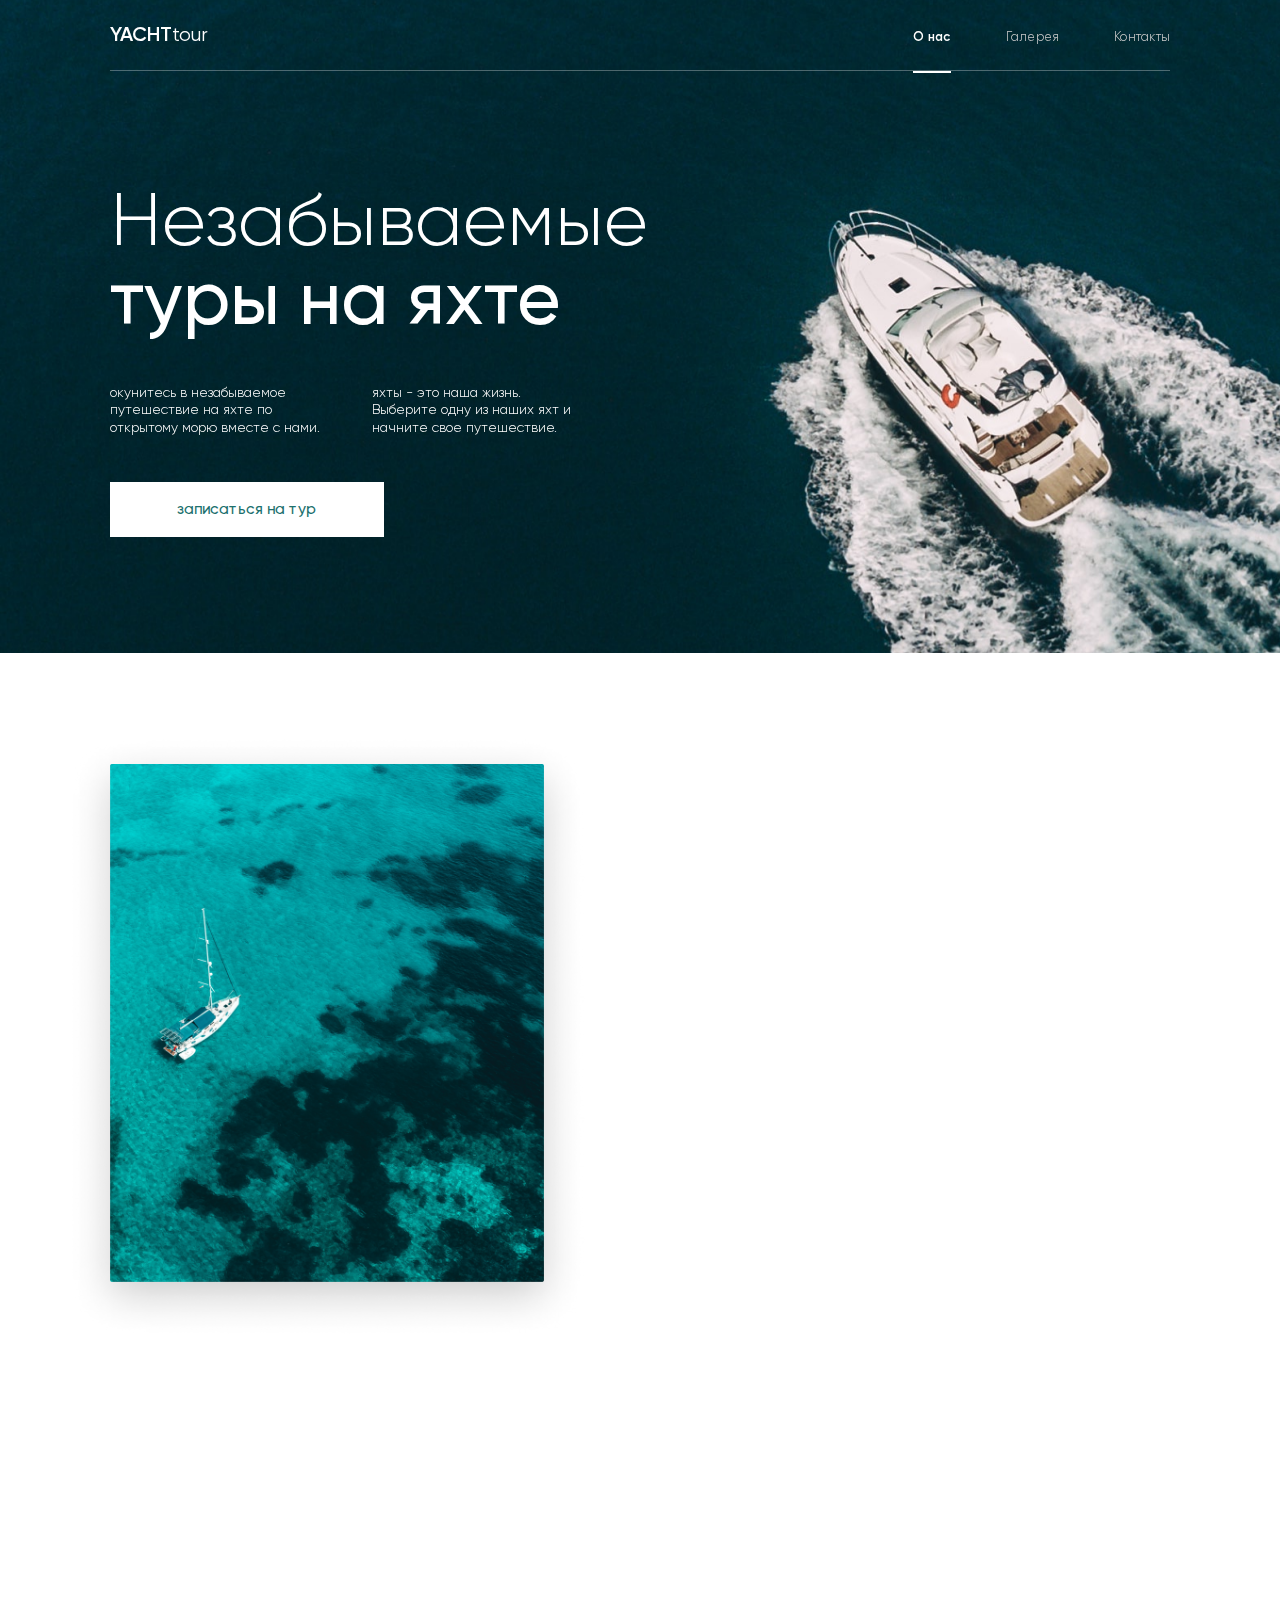
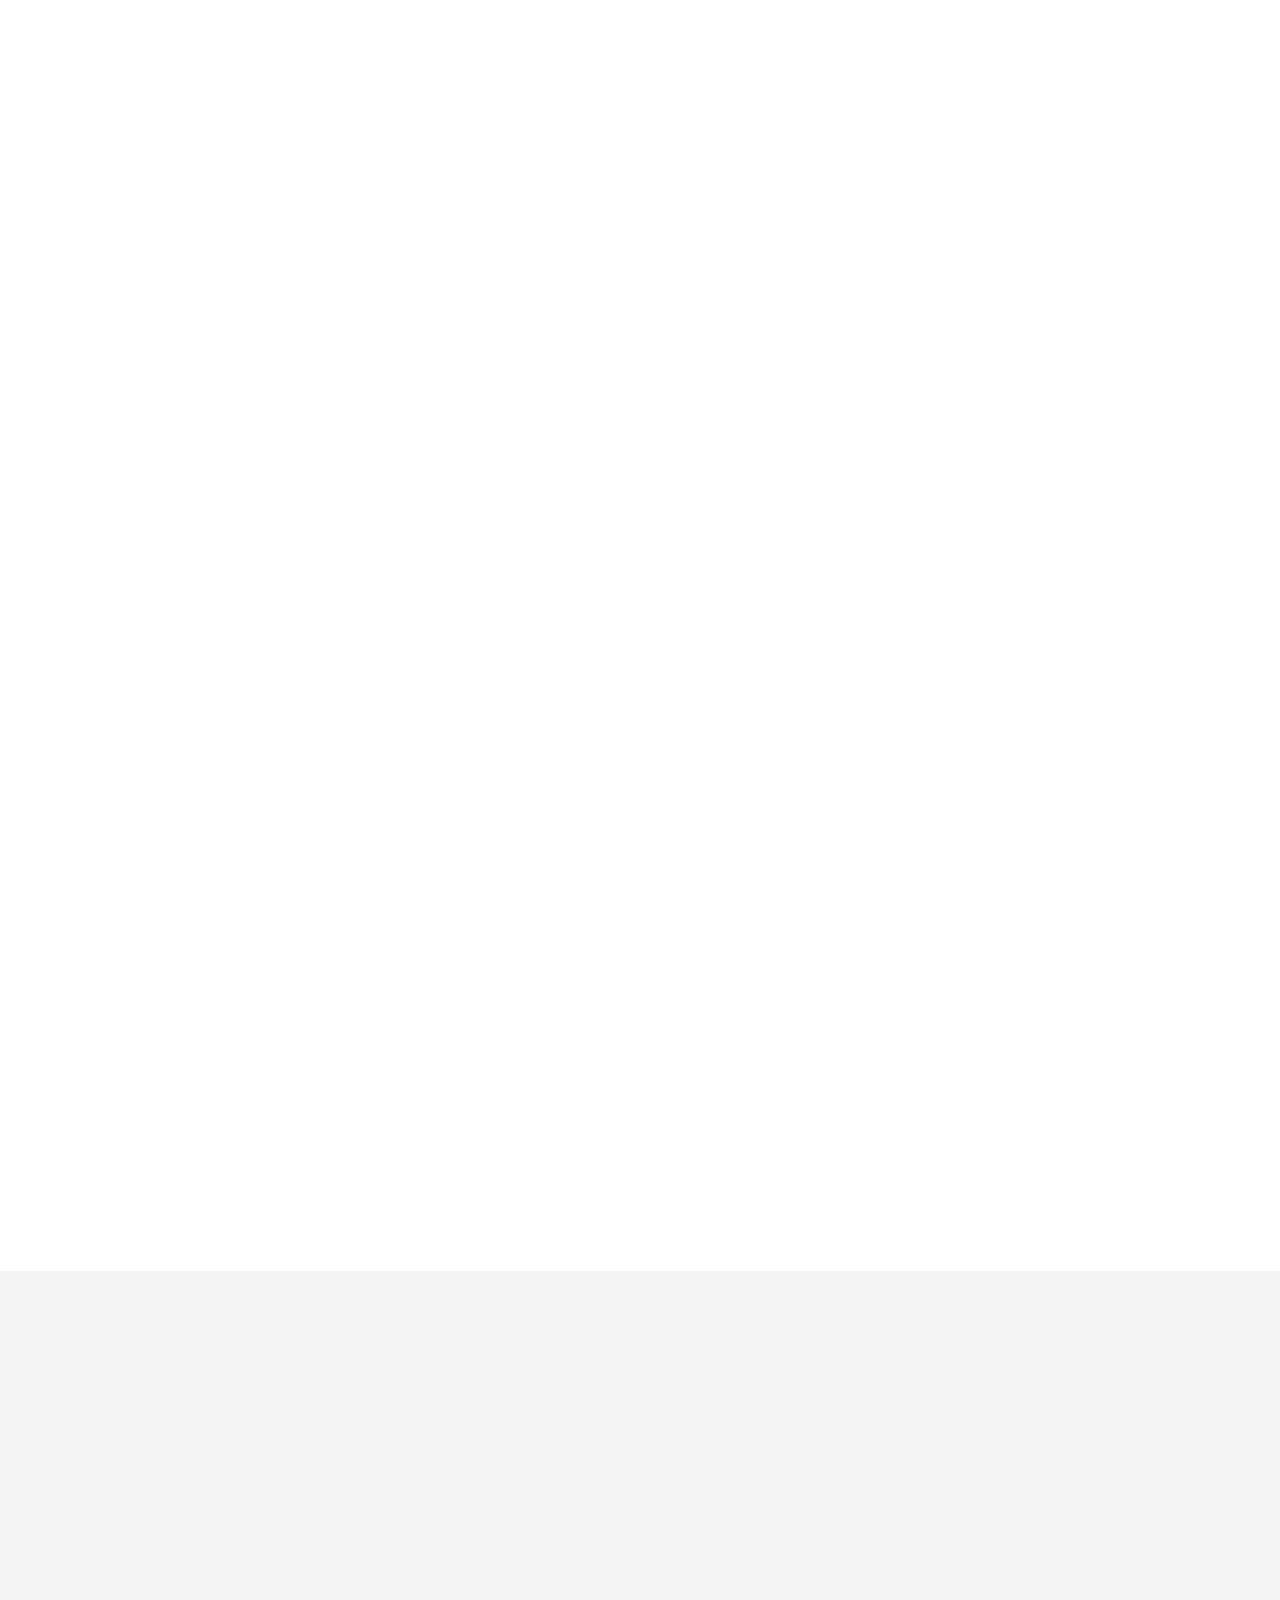
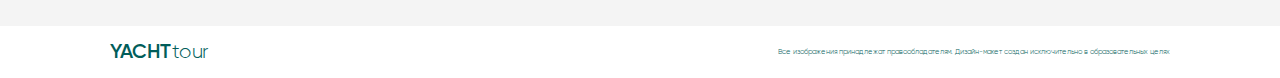
<file: index.html>
<!DOCTYPE html>
<html lang="ru">
  <head>
    <meta charset="UTF-8">
    <meta http-equiv="X-UA-Compatible" content="IE=edge">
    <meta name="viewport" content="width=device-width, initial-scale=1.0">
    <title>YACHTtour</title>
    <link rel="stylesheet" href="https://unpkg.com/aos@2.3.1/dist/aos.css">
    <link rel="stylesheet" href="css/main.min.css">
  </head>
  <body>
    <header class="header"> 
      <div class="container header__container"> <a class="header__logo" href="#" data-aos="fade-up" data-aos-duration="700" data-aos-easing="ease" data-aos-delay="100">YACHT<span>tour</span></a>
        <nav class="header__nav nav"> 
          <ul class="nav__list"> 
            <li class="nav__item" data-aos="fade-up" data-aos-duration="700" data-aos-easing="ease" data-aos-delay="400"><a class="nav__link is_active" href="#static">О нас</a></li>
            <li class="nav__item" data-aos="fade-up" data-aos-duration="700" data-aos-easing="ease" data-aos-delay="500"><a class="nav__link" href="#gallery">Галерея</a></li>
            <li class="nav__item" data-aos="fade-up" data-aos-duration="700" data-aos-easing="ease" data-aos-delay="600"><a class="nav__link" href="#contacts">Контакты</a></li>
          </ul>
        </nav>
      </div>
    </header>
    <main>
      <section class="hero">
        <div class="container hero__container"> 
          <h1 class="hero__heading" data-aos="fade-up" data-aos-duration="700" data-aos-easing="ease" data-aos-delay="500">Незабываемые<span>туры на яхте</span></h1>
          <p class="hero__desc desc" data-aos="fade-up" data-aos-duration="700" data-aos-easing="ease" data-aos-delay="600">окунитесь в незабываемое путешествие на яхте по открытому морю вместе с нами.</p>
          <p class="hero__desc desc" data-aos="fade-up" data-aos-duration="700" data-aos-easing="ease" data-aos-delay="700">яхты - это наша жизнь. Выберите одну из наших яхт и начните свое путешествие.</p><a class="hero__btn btn" href="#" data-aos="fade-up" data-aos-duration="700" data-aos-easing="ease" data-aos-delay="800">записаться на тур</a>
        </div>
      </section>
      <section class="static" id="static">
        <div class="container static__container"> <img class="static__left" src="img/static/img1.png" alt="Изображение" data-aos="fade-up" data-aos-duration="700" data-aos-easing="ease" data-aos-delay="100">
          <div class="static__right"> 
            <ul class="static__values"> 
              <li class="static__value">
                <div class="static__num" data-aos="fade-up" data-aos-duration="700" data-aos-easing="ease" data-aos-delay="200">325</div>
                <div class="static__desc" data-aos="fade-up" data-aos-duration="700" data-aos-easing="ease" data-aos-delay="250">Незабываемых туров</div>
              </li>
              <li class="static__value">
                <div class="static__num" data-aos="fade-up" data-aos-duration="700" data-aos-easing="ease" data-aos-delay="300">18</div>
                <div class="static__desc" data-aos="fade-up" data-aos-duration="700" data-aos-easing="ease" data-aos-delay="350">Направлений</div>
              </li>
              <li class="static__value">
                <div class="static__num" data-aos="fade-up" data-aos-duration="700" data-aos-easing="ease" data-aos-delay="400">7</div>
                <div class="static__desc" data-aos="fade-up" data-aos-duration="700" data-aos-easing="ease" data-aos-delay="450">Континентов</div>
              </li>
              <li class="static__value">
                <div class="static__num" data-aos="fade-up" data-aos-duration="700" data-aos-easing="ease" data-aos-delay="500">29</div>
                <div class="static__desc" data-aos="fade-up" data-aos-duration="700" data-aos-easing="ease" data-aos-delay="550">Шикарных яхт</div>
              </li>
            </ul><img class="static__img" src="img/static/img2.png" alt="Изображение" data-aos="fade-up" data-aos-duration="700" data-aos-easing="ease" data-aos-delay="600">
          </div>
        </div>
      </section>
      <section class="travel"> 
        <div class="container travel__container">
          <h2 class="travel__heading heading" data-aos="fade-up" data-aos-duration="700" data-aos-easing="ease" data-aos-delay="100">Путешествуйте <span> вместе с нами</span></h2>
          <div class="travel__content">
            <ul class="travel__list"> 
              <li class="travel__item" data-aos="fade-left" data-aos-duration="700" data-aos-easing="ease" data-aos-delay="200"><span class="travel__num">01</span>
                <h3 class="travel__low-heading">Просторные и современные яхты</h3>
                <p class="travel__low-desc desc">Lorem ipsum dolor sit amet, consectetur adipiscing elit. Nulla eu hendrerit odio. Donec tellus ante, faucibus vitae posuere ut, porta non lorem. Nulla volutpat placerat sapien vitae eleifend. Duis sed pharetra mi, eu interdum diam.</p>
              </li>
              <li class="travel__item" data-aos="fade-left" data-aos-duration="700" data-aos-easing="ease" data-aos-delay="300"><span class="travel__num">02</span>
                <h3 class="travel__low-heading">Профессиональные капитаны</h3>
                <p class="travel__low-desc desc">Lorem ipsum dolor sit amet, consectetur adipiscing elit. Nulla eu hendrerit odio. Donec tellus ante, faucibus vitae posuere ut, porta non lorem. Nulla volutpat placerat sapien vitae eleifend. Duis sed pharetra mi, eu interdum diam.</p>
              </li>
              <li class="travel__item" data-aos="fade-left" data-aos-duration="700" data-aos-easing="ease" data-aos-delay="400"><span class="travel__num">03</span>
                <h3 class="travel__low-heading">Персональная поддержка 24/7</h3>
                <p class="travel__low-desc desc">Lorem ipsum dolor sit amet, consectetur adipiscing elit. Nulla eu hendrerit odio. Donec tellus ante, faucibus vitae posuere ut, porta non lorem. Nulla volutpat placerat sapien vitae eleifend. Duis sed pharetra mi, eu interdum diam.</p>
              </li>
            </ul><img class="travel__img" src="img/travel/img.png" alt="Изображение" data-aos="fade-left" data-aos-duration="700" data-aos-easing="ease" data-aos-delay="700">
          </div>
        </div>
      </section>
      <section class="gallery" id="gallery">
        <div class="container gallery__container"> 
          <h2 class="gallery__heading heading" data-aos="fade-up" data-aos-duration="700" data-aos-easing="ease" data-aos-delay="100">Галерея</h2>
          <ul class="gallery__list"> 
            <li class="gallery__item" data-aos="fade-right" data-aos-duration="700" data-aos-easing="ease" data-aos-delay="100"><img class="gallery__img" src="img/gallery/img1.png" alt="Изображение"></li>
            <li class="gallery__item" data-aos="fade-down" data-aos-duration="700" data-aos-easing="ease" data-aos-delay="200"><img class="gallery__img" src="img/gallery/img2.png" alt="Изображение"></li>
            <li class="gallery__item" data-aos="fade-right" data-aos-duration="700" data-aos-easing="ease" data-aos-delay="300"><img class="gallery__img" src="img/gallery/img3.png" alt="Изображение"></li>
            <li class="gallery__item" data-aos="fade-up" data-aos-duration="700" data-aos-easing="ease" data-aos-delay="400"><img class="gallery__img" src="img/gallery/img4.png" alt="Изображение"></li>
            <li class="gallery__item" data-aos="fade-left" data-aos-duration="700" data-aos-easing="ease" data-aos-delay="600"><img class="gallery__img" src="img/gallery/img5.png" alt="Изображение"></li>
          </ul>
        </div>
      </section>
      <section class="contacts" id="contacts">
        <div class="container contacts__container">
          <div class="contacts__left">
            <h2 class="contacts__heading heading" data-aos="fade-up" data-aos-duration="700" data-aos-easing="ease" data-aos-delay="100">Контакты</h2>
            <ul class="contacts__list"> 
              <li class="contacts__item"> 
                <h3 class="contacts__low-heading" data-aos="fade-up" data-aos-duration="700" data-aos-easing="ease" data-aos-delay="200">Email:</h3><a class="contacts__link" href="mailto:example@example.ru" data-aos="fade-up" data-aos-duration="700" data-aos-easing="ease" data-aos-delay="300">example@website.ru </a>
              </li>
              <li class="contacts__item"> 
                <h3 class="contacts__low-heading" data-aos="fade-up" data-aos-duration="700" data-aos-easing="ease" data-aos-delay="400">Телефон:</h3><a class="contacts__link" href="tel:+79999999999" data-aos="fade-up" data-aos-duration="700" data-aos-easing="ease" data-aos-delay="500">+7 (999) 999 99-99 </a>
              </li>
            </ul>
          </div>
          <form class="contacts__rigth" action="#" autocomplete="off">
            <h2 class="contacts__form-heading heading" data-aos="fade-up" data-aos-duration="700" data-aos-easing="ease" data-aos-delay="300">Остались вопросы?</h2>
            <input class="contacts__input" type="text" name="name" placeholder="Как вас зовут?" data-aos="fade-up" data-aos-duration="700" data-aos-easing="ease" data-aos-delay="400">
            <input class="contacts__input" type="tel" name="tel" placeholder="Номер телефона" data-aos="fade-up" data-aos-duration="700" data-aos-easing="ease" data-aos-delay="500"><span class="contacts__accept" data-aos="fade-up" data-aos-duration="700" data-aos-easing="ease" data-aos-delay="600">Нажимая на кнопку вы соглашаетесь с <a href="#">  политикой конфиденциальности</a></span>
            <button class="contacts__btn btn btn_green" data-aos="fade-left" data-aos-duration="700" data-aos-easing="ease" data-aos-delay="600">оставить заявку</button>
          </form>
        </div>
      </section>
      <footer class="footer"> 
        <div class="container footer__container"><a class="footer__logo" href="#">YACHT<span>tour</span></a>
          <p class="footer__text">Все изображения принадлежат правообладателям. Дизайн-макет создан исключительно в образовательных целях</p>
        </div>
      </footer>
    </main>
    <script src="https://unpkg.com/aos@2.3.1/dist/aos.js"> </script>
    <script src="js/main.js"></script>
  </body>
</html>
</file>
<file: css/main.min.css>
@font-face{font-family:Gilroy;src:url(../fonts/Gilroy-ExtraBold.woff) format("woff");font-weight:800;font-style:normal;font-display:swap}@font-face{font-family:Gilroy;src:url(../fonts/Gilroy-Heavy.woff) format("woff");font-weight:900;font-style:normal;font-display:swap}@font-face{font-family:Gilroy;src:url(../fonts/Gilroy-LightItalic.woff) format("woff");font-weight:300;font-style:italic;font-display:swap}@font-face{font-family:Gilroy;src:url(../fonts/Gilroy-ThinItalic.woff) format("woff");font-weight:100;font-style:italic;font-display:swap}@font-face{font-family:Gilroy;src:url(../fonts/Gilroy-BlackItalic.woff) format("woff");font-weight:900;font-style:italic;font-display:swap}@font-face{font-family:Gilroy;src:url(../fonts/Gilroy-BoldItalic.woff) format("woff");font-weight:700;font-style:italic;font-display:swap}@font-face{font-family:Gilroy;src:url(../fonts/Gilroy-SemiBold.woff) format("woff");font-weight:600;font-style:normal;font-display:swap}@font-face{font-family:Gilroy;src:url(../fonts/Gilroy-UltraLightItalic.woff) format("woff");font-weight:200;font-style:italic;font-display:swap}@font-face{font-family:Gilroy;src:url(../fonts/Gilroy-SemiBoldItalic.woff) format("woff");font-weight:600;font-style:italic;font-display:swap}@font-face{font-family:Gilroy;src:url(../fonts/Gilroy-Light.woff) format("woff");font-weight:300;font-style:normal;font-display:swap}@font-face{font-family:Gilroy;src:url(../fonts/Gilroy-MediumItalic.woff) format("woff");font-weight:500;font-style:italic;font-display:swap}@font-face{font-family:Gilroy;src:url(../fonts/Gilroy-ExtraBoldItalic.woff) format("woff");font-weight:800;font-style:italic;font-display:swap}@font-face{font-family:Gilroy;src:url(../fonts/Gilroy-Regular.woff) format("woff");font-weight:400;font-style:normal;font-display:swap}@font-face{font-family:Gilroy;src:url(../fonts/Gilroy-HeavyItalic.woff) format("woff");font-weight:900;font-style:italic;font-display:swap}@font-face{font-family:Gilroy;src:url(../fonts/Gilroy-Medium.woff) format("woff");font-weight:500;font-style:normal;font-display:swap}@font-face{font-family:Gilroy;src:url(../fonts/Gilroy-RegularItalic.woff) format("woff");font-weight:400;font-style:italic;font-display:swap}@font-face{font-family:Gilroy;src:url(../fonts/Gilroy-UltraLight.woff) format("woff");font-weight:200;font-style:normal;font-display:swap}@font-face{font-family:Gilroy;src:url(../fonts/Gilroy-Bold.woff) format("woff");font-weight:700;font-style:normal;font-display:swap}@font-face{font-family:Gilroy;src:url(../fonts/Gilroy-Thin.woff) format("woff");font-weight:100;font-style:normal;font-display:swap}@font-face{font-family:Gilroy;src:url(../fonts/Gilroy-Black.woff) format("woff");font-weight:900;font-style:normal;font-display:swap}:root{--color-white:#FFFFFF;--color-black:#000000;--color-heading:#171717;--color-header-link:#CCCCCC;--color-header-border:rgba(255, 255, 255, 0.3);--color-header-btn:#20706D;--color-static-names:#717171;--color-static-shadow:rgba(0, 0, 0, 0.2);--color-travel-heading:#171717;--color-travel-desc:#404040;--color-travel-num:#D4D2D2;--color-contacts-bg:#F4F4F4;--color-contacts-low-heading:#171717;--color-contacts-desc:#404040;--color-contacts-border:#8A8A8A;--color-contacts-btn-bg:#015D5A;--color-footer-text:#015D5A;--color-footer-border:rgba(0, 0, 0, 0.3)}html{scroll-behavior:smooth}body{position:relative}*,::after,::before{box-sizing:border-box;margin:0;padding:0;text-decoration:none;list-style:none;outline:0;font-family:Gilroy,sans-serif}img{max-width:100%}button{border:none;background:0 0;cursor:pointer}.is_outer{position:relative!important;left:-9999px!important}.is_hidden{display:none!important}.for_mobile{display:none}@media (max-width:1024px){.for_mobile{display:block}}.error_{border:2px solid #ff4019!important}.visualy_hidden{position:absolute!important;width:1px!important;height:1px!important;clip:rect(1px 1px 1px 1px);clip:rect(1px,1px,1px,1px);padding:0!important;border:0!important;overflow:hidden}.heading{font-weight:600;font-size:3.7142857143vw;line-height:4.4285714286vw;letter-spacing:-.02em;color:var(--color-heading)}.heading span{font-weight:300}.desc{font-weight:300;font-size:1.0714285714vw;line-height:1.3571428571vw;color:var(--color-travel-desc)}.btn{display:flex;align-items:center;justify-content:center;width:21.4285714286vw;height:4.2857142857vw;font-weight:500;font-size:1.2142857143vw;line-height:1.5vw;color:var(--color-header-btn);background:var(--color-white)}.btn_green{color:var(--color-white);background:var(--color-contacts-btn-bg)}.container{max-width:85vw;padding:0 1.0714285714vw;margin:0 auto}.header{position:absolute;top:0;left:0;right:0;height:5.5714285714vw}.header__container{display:flex;justify-content:space-between;align-items:center;max-width:82.8571428571vw;height:100%;padding:1.7857142857vw 0;border-bottom:.0714285714vw solid var(--color-header-border)}.header__logo{font-weight:600;font-size:1.5714285714vw;line-height:1.8571428571vw;color:var(--color-white)}.header__logo span{font-weight:400}.nav__list{display:flex;align-items:center}.nav__item:not(:last-child){margin-right:4.2857142857vw}.nav__link{position:relative;font-weight:300;font-size:1vw;line-height:1.1428571429vw;letter-spacing:.02em;color:var(--color-header-link);transition:color .25s}.nav__link::after{content:"";position:absolute;left:0;right:0;bottom:-2.2857142857vw;height:.1428571429vw;background:var(--color-white);opacity:0;transform:translateY(100%);transition:opacity .25s,transform .25s}.nav__link.is_active{font-weight:600;color:var(--color-white)}.nav__link.is_active::after{opacity:1;transform:none}.hero{height:51vw;padding:14.1428571429vw 0 0;background:url(../img/hero/bg.png) center/cover no-repeat}.hero__heading{display:flex;flex-direction:column;max-width:41.7142857143vw;margin:0 0 3.5714285714vw;font-weight:300;font-size:5.8571428571vw;line-height:6.1428571429vw;color:var(--color-white)}.hero__heading span{font-weight:500}.hero__desc{display:inline-block;max-width:16.5714285714vw;color:var(--color-white);margin-bottom:3.5714285714vw}.hero__desc:first-of-type{margin-right:3.5714285714vw}.static{padding-top:8.5714285714vw;overflow:hidden}.static__container{display:flex}.static__left{width:41.2142857143vw;margin:-2.5vw 0 0 -3.6428571429vw}.static__values{display:flex;align-items:center;padding:3.5714285714vw 0}.static__value{display:flex;flex-direction:column}.static__value:not(:last-child){margin-right:3.5714285714vw}.static__num{font-weight:500;font-size:2.4285714286vw;line-height:2.8571428571vw;color:var(--color-black);margin-bottom:1.0714285714vw}.static__desc{font-weight:300;font-size:1.0714285714vw;line-height:1.2142857143vw;color:var(--color-static-names)}.static__img{position:absolute;width:56.9285714286vw;margin-left:-3.7142857143vw;margin-top:-2.5714285714vw}.travel{padding:4.2857142857vw}.travel__heading{margin-bottom:5vw}.travel__content{display:flex}.travel__list{display:flex;flex-direction:column;max-width:39.7857142857vw;margin-right:2.8571428571vw}.travel__item{position:relative;display:flex;flex-direction:column;padding-left:1.5714285714vw}.travel__item:not(:last-child){margin-bottom:2.1428571429vw}.travel__num{position:absolute;top:.2857142857vw;left:0;font-weight:600;font-size:1vw;line-height:1.2142857143vw;color:var(--color-travel-num)}.travel__low-heading{font-weight:600;font-size:1.5vw;line-height:1.7857142857vw;color:var(--color-travel-heading);margin-bottom:1.0714285714vw}.travel__img{width:40vw}.gallery{padding:4.2857142857vw 0}.gallery__heading{margin-bottom:1.7857142857vw}.gallery__list{display:grid;grid-template-columns:repeat(3,1fr);grid-template-rows:25.7142857143vw 2.5vw 25.7142857143vw;grid-gap:1.7857142857vw}.gallery__item{overflow:hidden}.gallery__item:nth-child(1){grid-column:1/3;grid-row:1/3}.gallery__item:nth-child(2){grid-row:1/span 1}.gallery__item:last-child{grid-row:2/span 2}.contacts{padding:3.2142857143vw 0;background:var(--color-contacts-bg)}.contacts__container{display:flex;justify-content:space-between}.contacts__heading{margin-bottom:1.0714285714vw}.contacts__item,.contacts__list{display:flex;flex-direction:column}.contacts__item:not(:last-child){margin-bottom:1.0714285714vw}.contacts__low-heading{font-size:1.2857142857vw;line-height:1.5714285714vw;color:var(--color-contacts-low-heading);margin-bottom:1.0714285714vw}.contacts__link{font-weight:300;font-size:1vw;line-height:1.2857142857vw;color:var(--color-contacts-desc)}.contacts__right{display:flex;flex-direction:column}.contacts__form-heading{margin-bottom:1.7857142857vw}.contacts__input{width:100%;padding:.6785714286vw 0;border:none;background:0 0;border-bottom:.0714285714vw solid var(--color-contacts-border);font-weight:300;font-size:1vw;line-height:1.2857142857vw;margin-bottom:1.5714285714vw;color:var(--color-contacts-low-heading);transition:color .25s}.contacts__input::-moz-placeholder{color:var(--color-contacts-desc)}.contacts__input:-ms-input-placeholder{color:var(--color-contacts-desc)}.contacts__input::placeholder{color:var(--color-contacts-desc)}.contacts__accept{display:block;font-weight:300;font-size:.8571428571vw;line-height:1.1428571429vw;color:var(--color-contacts-desc);margin-bottom:1.0714285714vw}.contacts__accept a{color:var(--color-contacts-btn-bg);border-bottom:.0714285714vw solid var(--color-contacts-btn-bg)}.footer{height:4.0714285714vw;background:var(--color-white)}.footer__container{display:flex;align-items:center;justify-content:space-between;max-width:82.8571428571vw;padding:1.0714285714vw 0}.footer__logo{font-weight:600;font-size:1.5714285714vw;line-height:1.8571428571vw;color:var(--color-footer-text)}.footer__logo span{font-weight:300}.footer__text{font-weight:300;font-size:.5714285714vw;line-height:.6428571429vw;color:var(--color-footer-text)}
/*# sourceMappingURL=main.min.css.map */
</file>
